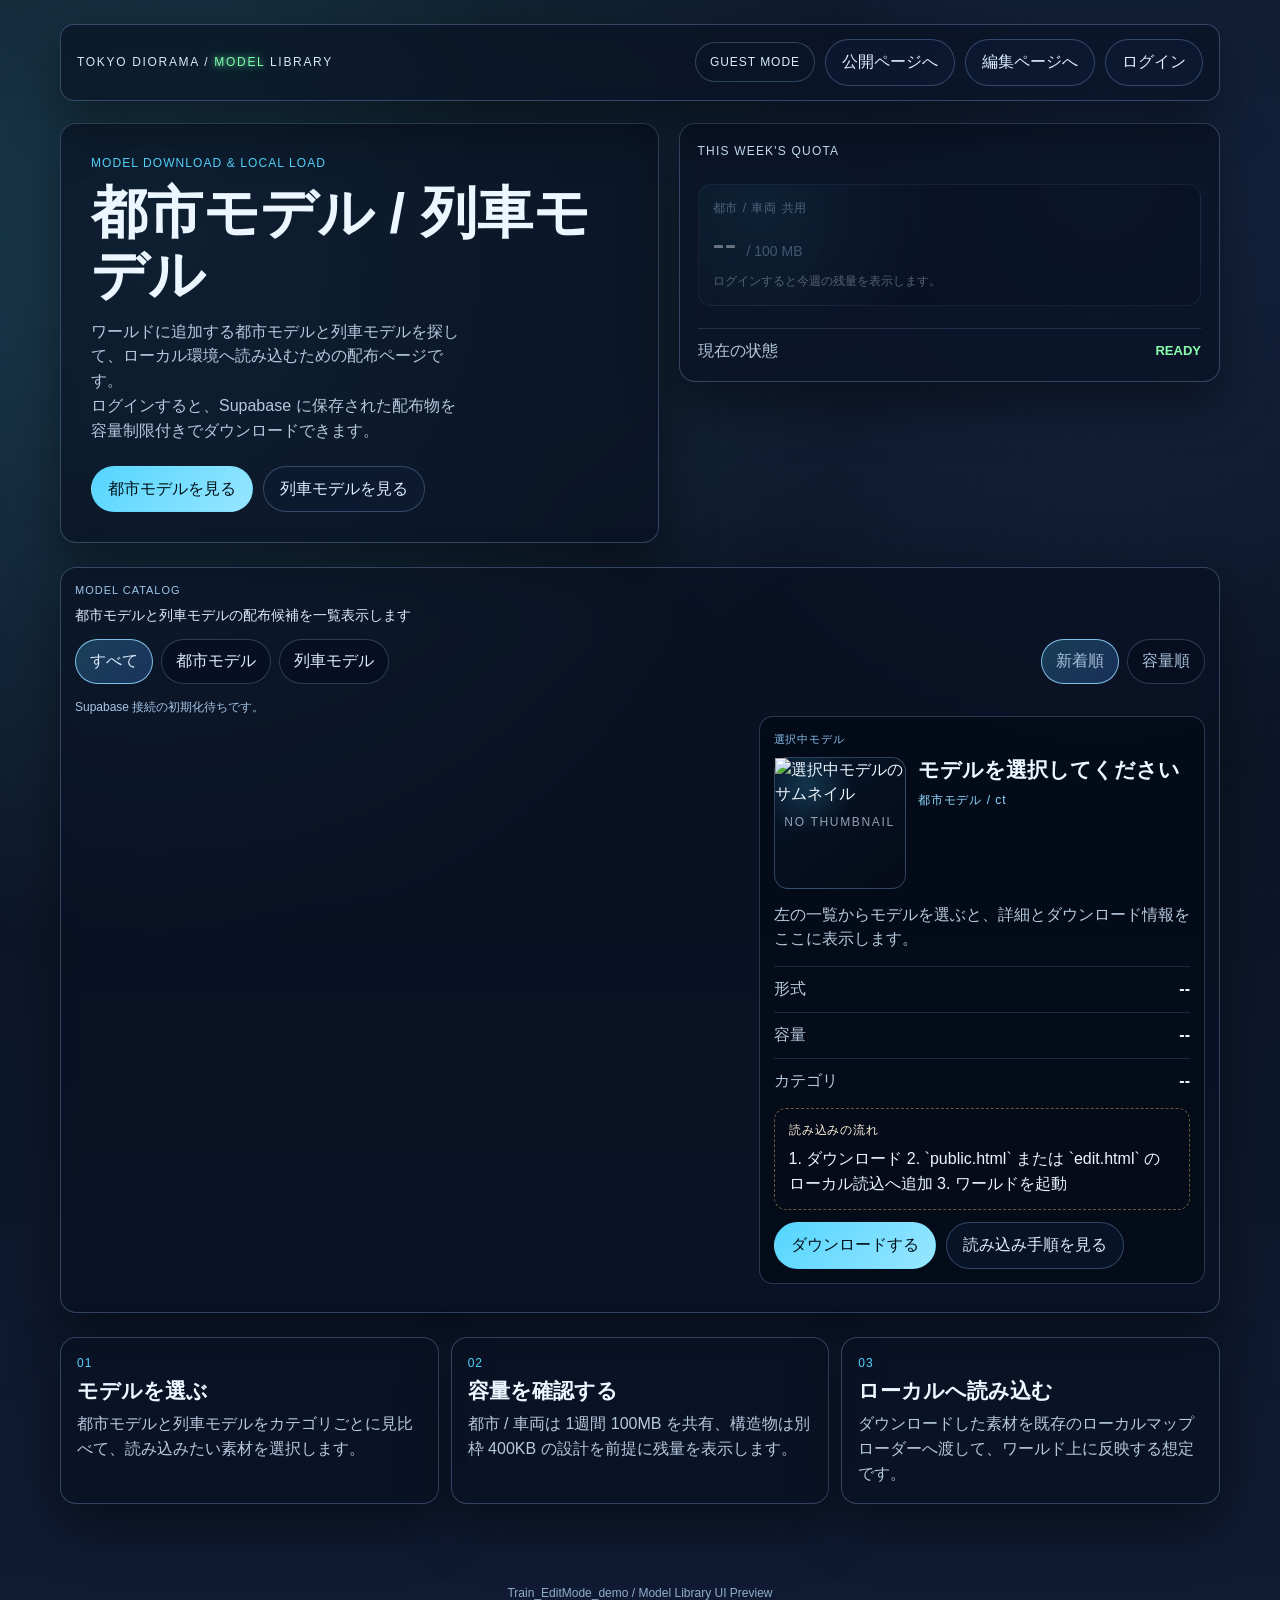
<file: docs/assets.html>
<!DOCTYPE html>
<html lang="ja">
<head>
  <meta charset="UTF-8" />
  <meta name="viewport" content="width=device-width, initial-scale=1.0" />
  <title>都市を走る鉄道模型 | Model Library</title>
  <meta name="description" content="都市モデルと列車モデルを読み込むための配布ページです。" />
  <link rel="stylesheet" href="./css/public.css" />
</head>
<body data-auth-role="assets">
  <div class="bg-noise" aria-hidden="true"></div>

  <header class="top-bar">
    <p class="brand">TOKYO DIORAMA / <span class="brand-glow-green">MODEL</span> LIBRARY</p>
    <div class="top-bar-actions">
      <span class="auth-chip" id="auth-chip">GUEST MODE</span>
      <a class="ghost-btn" href="./public.html">公開ページへ</a>
      <a class="ghost-btn" href="./edit.html">編集ページへ</a>
      <button class="ghost-btn" type="button" id="auth-toggle-btn">ログイン</button>
    </div>
  </header>

  <main class="page">
    <section class="hero asset-hero">
      <div class="hero-copy">
        <p class="eyebrow">MODEL DOWNLOAD & LOCAL LOAD</p>
        <h1>都市モデル / 列車モデル</h1>
        <p class="lead">
          ワールドに追加する都市モデルと列車モデルを探して、ローカル環境へ読み込むための配布ページです。<br>
          ログインすると、Supabase に保存された配布物を容量制限付きでダウンロードできます。
        </p>
        <div class="hero-actions">
          <button class="primary-btn" type="button" id="asset-scroll-city-btn">都市モデルを見る</button>
          <button class="ghost-btn" type="button" id="asset-scroll-train-btn">列車モデルを見る</button>
        </div>
      </div>

      <aside class="status-board asset-status-board" aria-label="今週のダウンロード残量">
        <p class="status-title">THIS WEEK'S QUOTA</p>
        <div class="quota-panel quota-panel-shared">
          <p class="quota-label">都市 / 車両 共用</p>
          <p class="quota-value" id="asset-shared-quota-value">-- <span>/ --</span></p>
          <p class="quota-note" id="asset-shared-quota-note">都市モデルと列車モデルは同じ容量を共有します。</p>
        </div>
        <div class="status-row">
          <span>現在の状態</span>
          <strong class="on" id="asset-library-status">READY</strong>
        </div>
      </aside>
    </section>

    <section class="asset-library" aria-label="モデル一覧">
      <div class="viewer-head">
        <p class="meta-label">MODEL CATALOG</p>
        <p class="meta-value">都市モデルと列車モデルの配布候補を一覧表示します</p>
      </div>

      <div class="asset-toolbar">
        <div class="asset-filter-group" role="tablist" aria-label="モデル種別">
          <button class="asset-filter-chip is-active" type="button" aria-pressed="true" data-asset-filter="all">すべて</button>
          <button class="asset-filter-chip" type="button" aria-pressed="false" data-asset-filter="ct">都市モデル</button>
          <button class="asset-filter-chip" type="button" aria-pressed="false" data-asset-filter="tr">列車モデル</button>
        </div>
        <div class="asset-filter-group" role="group" aria-label="ソート">
          <button class="asset-filter-chip is-muted is-active" type="button" data-asset-sort="newest">新着順</button>
          <button class="asset-filter-chip is-muted" type="button" data-asset-sort="size">容量順</button>
        </div>
      </div>

      <p class="viewer-list-note" id="asset-list-message" aria-live="polite"></p>
      <div class="asset-layout">
        <section class="asset-grid" aria-label="モデルカード一覧" id="asset-grid">
        </section>

        <aside class="asset-detail-panel" aria-label="選択中モデルの詳細">
          <p class="detail-label">選択中モデル</p>
          <div class="asset-detail-hero">
            <div class="asset-detail-preview">
              <img id="asset-detail-thumbnail" alt="選択中モデルのサムネイル" hidden />
              <div class="asset-detail-preview-empty" id="asset-detail-thumbnail-empty">NO THUMBNAIL</div>
            </div>
            <div>
              <h2 id="asset-detail-title">モデルを選択してください</h2>
              <p class="asset-detail-kind" id="asset-detail-kind">都市モデル / ct</p>
            </div>
          </div>
          <p class="asset-detail-copy" id="asset-detail-description">左の一覧からモデルを選ぶと、詳細とダウンロード情報をここに表示します。</p>
          <div class="asset-detail-stats">
            <div><span>形式</span><strong id="asset-detail-format">--</strong></div>
            <div><span>容量</span><strong id="asset-detail-size">--</strong></div>
            <div><span>カテゴリ</span><strong id="asset-detail-category">--</strong></div>
          </div>
          <div class="asset-detail-callout">
            <p class="asset-detail-callout-title">読み込みの流れ</p>
            <p id="asset-detail-guide">1. ダウンロード  2. `public.html` または `edit.html` のローカル読込へ追加  3. ワールドを起動</p>
          </div>
          <div class="modal-action-row">
            <button class="primary-btn download-world-btn" type="button" id="asset-download-btn" data-auth-protected>ダウンロードする</button>
            <button class="ghost-btn start-world-btn" type="button" id="asset-guide-btn">読み込み手順を見る</button>
          </div>
        </aside>
      </div>
      <div class="pagination" id="asset-pagination" aria-label="モデル一覧ページ切替"></div>
    </section>

    <section class="features" aria-label="導入ガイド">
      <article class="feature-card">
        <p class="card-num">01</p>
        <h2>モデルを選ぶ</h2>
        <p>都市モデルと列車モデルをカテゴリごとに見比べて、読み込みたい素材を選択します。</p>
      </article>
      <article class="feature-card">
        <p class="card-num">02</p>
        <h2>容量を確認する</h2>
        <p>都市 / 車両は 1週間 100MB を共有、構造物は別枠 400KB の設計を前提に残量を表示します。</p>
      </article>
      <article class="feature-card">
        <p class="card-num">03</p>
        <h2>ローカルへ読み込む</h2>
        <p>ダウンロードした素材を既存のローカルマップローダーへ渡して、ワールド上に反映する想定です。</p>
      </article>
    </section>
  </main>

  <footer class="footer">
    <p>Train_EditMode_demo / Model Library UI Preview</p>
  </footer>

  <div class="fixed-modal auth-modal" id="auth-modal" aria-hidden="true">
    <div class="fixed-modal__backdrop" data-auth-close></div>
    <section class="fixed-modal__panel auth-modal__panel" role="dialog" aria-modal="true" aria-labelledby="auth-modal-title">
      <button class="fixed-modal__close" type="button" id="auth-modal-close" aria-label="閉じる">×</button>
      <p class="detail-label">DEMO SIGN-IN</p>
      <h3 id="auth-modal-title">ログイン</h3>
      <p>Supabase Auth を利用したメールアドレス認証です。</p>
      <form class="auth-form" id="auth-form">
        <label class="auth-field">
          <span>表示名</span>
          <input id="auth-display-name" name="displayName" type="text" placeholder="demo_editor" maxlength="40" />
        </label>
        <label class="auth-field">
          <span>メールアドレス</span>
          <input id="auth-email" name="email" type="email" placeholder="editor@example.com" required />
        </label>
        <label class="auth-field">
          <span>パスワード</span>
          <input id="auth-password" name="password" type="password" placeholder="password" autocomplete="current-password" required />
        </label>
        <div class="auth-form-actions">
          <button class="primary-btn" type="submit">ログインする</button>
          <button class="ghost-btn" type="button" id="auth-signup-btn">新規登録</button>
          <button class="ghost-btn" type="button" data-auth-close>閉じる</button>
        </div>
      </form>
      <p class="auth-message" id="auth-message" hidden></p>
    </section>
  </div>

  <script type="module" src="./js/mock_auth.js"></script>
  <script type="module" src="./js/assets.js"></script>
</body>
</html>
</file>
<file: docs/css/public.css>
:root {
  --bg-1: #09101c;
  --bg-2: #101b33;
  --line: rgba(158, 198, 255, 0.28);
  --panel: rgba(8, 17, 34, 0.64);
  --text-main: #ecf6ff;
  --text-sub: #b7c9de;
  --accent: #54d5ff;
  --accent-2: #4e8eff;
  --ok: #89ffac;
  --shadow: 0 22px 54px rgba(0, 0, 0, 0.45);
}

*,
*::before,
*::after {
  box-sizing: border-box;
}

html,
body {
  margin: 0;
  min-height: 100%;
}

body {
  color: var(--text-main);
  font-family: "Hiragino Sans", "Yu Gothic", "Noto Sans JP", sans-serif;
  background:
    radial-gradient(circle at 12% 14%, rgba(84, 213, 255, 0.22), transparent 40%),
    radial-gradient(circle at 86% 10%, rgba(78, 142, 255, 0.16), transparent 34%),
    linear-gradient(180deg, var(--bg-1), var(--bg-2));
  line-height: 1.55;
}

.bg-noise {
  position: fixed;
  inset: 0;
  pointer-events: none;
  opacity: 0.17;
  background-image:
    radial-gradient(rgba(255, 255, 255, 0.2) 0.4px, transparent 0.4px),
    radial-gradient(rgba(255, 255, 255, 0.12) 0.3px, transparent 0.3px);
  background-size: 4px 4px, 3px 3px;
  background-position: 0 0, 2px 2px;
}

.top-bar {
  width: min(1160px, 92vw);
  margin: 24px auto 0;
  padding: 14px 16px;
  position: sticky;
  top: 18px;
  z-index: 1600;
  display: flex;
  justify-content: space-between;
  align-items: center;
  gap: 14px;
  border: 1px solid var(--line);
  background: var(--panel);
  backdrop-filter: blur(8px);
  border-radius: 14px;
  box-shadow: var(--shadow);
}

.top-bar-actions {
  display: flex;
  align-items: center;
  justify-content: flex-end;
  gap: 10px;
  flex-wrap: wrap;
}

.auth-chip {
  display: inline-flex;
  align-items: center;
  min-height: 40px;
  padding: 0 14px;
  border-radius: 999px;
  border: 1px solid rgba(148, 201, 255, 0.26);
  background: rgba(10, 22, 40, 0.62);
  color: #d8ecff;
  font-size: 12px;
  letter-spacing: 0.08em;
  white-space: nowrap;
}

.auth-chip[data-state="signed-in"] {
  color: #9cffb7;
  border-color: rgba(137, 255, 172, 0.32);
}

.brand {
  margin: 0;
  font-size: 12px;
  letter-spacing: 0.14em;
  color: #d6e8fb;
}

.brand-glow-green {
  color: #7effae;
  text-shadow:
    0 0 6px rgba(126, 255, 174, 0.75),
    0 0 16px rgba(126, 255, 174, 0.45),
    0 0 28px rgba(68, 255, 138, 0.32);
}

.brand-yellow {
  color: #ffd34d;
}

.page {
  width: min(1160px, 92vw);
  margin: 22px auto 80px;
  display: grid;
  gap: 24px;
}

.hero {
  display: grid;
  grid-template-columns: 1.2fr 0.8fr;
  gap: 20px;
  align-items: start;
}

.hero-copy,
.status-board,
.viewer-area,
.feature-card {
  border: 1px solid var(--line);
  border-radius: 16px;
  background: var(--panel);
  backdrop-filter: blur(8px);
  box-shadow: var(--shadow);
}

.hero-copy {
  padding: clamp(18px, 3vw, 30px);
}

.eyebrow {
  margin: 0 0 10px;
  color: var(--accent);
  letter-spacing: 0.09em;
  font-size: 12px;
}

h1 {
  margin: 0;
  font-size: clamp(30px, 5.6vw, 56px);
  line-height: 1.1;
}

.lead {
  margin: 14px 0 0;
  color: var(--text-sub);
  max-width: 42ch;
}

.hero-actions {
  margin-top: 22px;
  display: flex;
  gap: 10px;
  flex-wrap: wrap;
}

.floating-features-shortcut {
  display: none;
  position: fixed;
  top: 24px;
  right: 24px;
  z-index: 1400;
  white-space: nowrap;
  box-shadow: 0 18px 38px rgba(0, 0, 0, 0.34);
}

.floating-features-shortcut.is-visible {
  display: inline-flex;
}

.features-guide-active {
  border-color: rgba(135, 226, 255, 0.88);
  box-shadow:
    0 0 0 1px rgba(135, 226, 255, 0.34) inset,
    0 0 0 10px rgba(84, 213, 255, 0.08),
    var(--shadow);
}

.features-guide-active.status-board,
.features-guide-active.feature-card,
.features-guide-active.features {
  animation: guidePulse 1.6s ease-in-out 3;
}

@keyframes guidePulse {
  0%,
  100% {
    box-shadow:
      0 0 0 1px rgba(135, 226, 255, 0.28) inset,
      0 0 0 0 rgba(84, 213, 255, 0.12),
      var(--shadow);
  }
  50% {
    box-shadow:
      0 0 0 1px rgba(135, 226, 255, 0.52) inset,
      0 0 0 12px rgba(84, 213, 255, 0.12),
      var(--shadow);
  }
}

button,
a {
  color: inherit;
  font: inherit;
}

.primary-btn,
.ghost-btn {
  text-decoration: none;
  border-radius: 999px;
  padding: 10px 16px;
  border: 1px solid transparent;
  cursor: pointer;
  transition: transform 140ms ease, filter 140ms ease, border-color 140ms ease, background 140ms ease;
}

.primary-btn {
  color: #00111a;
  background: linear-gradient(135deg, var(--accent), #98e6ff);
}

.ghost-btn {
  border-color: var(--line);
  background: rgba(13, 27, 52, 0.56);
  color: #deedff;
}

.primary-btn:hover,
.ghost-btn:hover {
  transform: translateY(-1px);
  filter: brightness(1.06);
}

.status-board {
  padding: 18px;
}

.status-title {
  margin: 0 0 12px;
  font-size: 12px;
  letter-spacing: 0.1em;
  color: #d0e8ff;
}

.status-row {
  display: flex;
  justify-content: space-between;
  align-items: center;
  border-top: 1px solid rgba(150, 190, 255, 0.16);
  padding-top: 10px;
  margin-top: 10px;
  color: var(--text-sub);
}

.status-row[hidden] {
  display: none !important;
}

.status-row strong {
  color: var(--text-main);
  font-size: 13px;
  overflow-wrap: anywhere;
}

.status-row .on {
  color: var(--ok);
}

.viewer-area {
  padding: 14px;
  display: block;
}

.viewer-area[hidden] {
  display: none !important;
}

.temp-area {
  position: relative;
  border-style: dashed;
  border-color: rgba(255, 182, 93, 0.9);
  background:
    linear-gradient(180deg, rgba(36, 21, 8, 0.35), rgba(16, 10, 3, 0.45)),
    var(--panel);
}

.temp-ribbon {
  margin: 0 0 10px;
  padding: 7px 10px;
  border-radius: 8px;
  color: #201200;
  font-size: 11px;
  font-weight: 800;
  letter-spacing: 0.09em;
  background: repeating-linear-gradient(
    -45deg,
    #ffd24d 0 12px,
    #282828 12px 24px
  );
}

.viewer-head {
  margin-bottom: 12px;
}

.map-grid {
  display: grid;
  grid-template-columns: repeat(3, minmax(0, 1fr));
  gap: 12px;
  padding-top: 2px;
}

.map-grid.single {
  grid-template-columns: minmax(0, 1fr);
}

.viewer-auth-locked {
  border-style: dashed;
  border-color: rgba(255, 214, 127, 0.72);
  background:
    linear-gradient(180deg, rgba(32, 22, 5, 0.35), rgba(11, 10, 7, 0.45)),
    var(--panel);
}

.viewer-locked-panel {
  padding: 16px;
  border-radius: 14px;
  border: 1px dashed rgba(255, 214, 127, 0.42);
  background: rgba(8, 13, 24, 0.5);
}

.viewer-locked-title {
  margin: 0;
  color: #ffeab7;
  font-size: 18px;
}

.viewer-locked-copy {
  margin: 10px 0 0;
  color: #ddcda7;
}

.map-card {
  border: 1px solid rgba(154, 196, 255, 0.2);
  border-radius: 14px;
  background: rgba(5, 13, 29, 0.52);
  padding: 10px;
  cursor: pointer;
  transition: border-color 140ms ease, transform 140ms ease, background 140ms ease;
}

.map-card:hover {
  transform: translateY(-2px);
  border-color: rgba(142, 214, 255, 0.55);
  box-shadow: 0 14px 28px rgba(0, 0, 0, 0.24);
}

.map-card:focus-visible {
  outline: 2px solid rgba(147, 220, 255, 0.85);
  outline-offset: 2px;
}

.map-card.is-active {
  border-color: rgba(144, 216, 255, 0.85);
  background: linear-gradient(165deg, rgba(24, 49, 80, 0.62), rgba(7, 15, 30, 0.7));
  box-shadow: 0 0 0 1px rgba(144, 216, 255, 0.32) inset;
}

.map-preview {
  position: relative;
  overflow: hidden;
  border-radius: 12px;
  min-height: 190px;
  border: 1px solid rgba(160, 205, 255, 0.28);
  background:
    linear-gradient(180deg, rgba(8, 22, 44, 0.38), rgba(3, 8, 18, 0.82)),
    url("../textures/test_station.jpg") center / cover no-repeat;
}

.map-preview img {
  position: absolute;
  inset: 0;
  width: 100%;
  height: 100%;
  object-fit: cover;
  display: block;
  z-index: 0;
}

.map-preview::after {
  content: "";
  position: absolute;
  inset: 0;
  z-index: 1;
  background: radial-gradient(circle at 55% 24%, rgba(133, 234, 255, 0.28), transparent 44%);
}

.map-a .map-preview::before,
.map-b .map-preview::before,
.map-c .map-preview::before,
.map-d .map-preview::before,
.map-e .map-preview::before {
  content: "";
  position: absolute;
  inset: 0;
  z-index: 1;
}

.map-a .map-preview::before { background: linear-gradient(135deg, rgba(84, 213, 255, 0.18), transparent 46%); }
.map-b .map-preview::before { background: linear-gradient(135deg, rgba(255, 199, 84, 0.16), transparent 46%); }
.map-c .map-preview::before { background: linear-gradient(135deg, rgba(147, 255, 173, 0.16), transparent 46%); }
.map-d .map-preview::before { background: linear-gradient(135deg, rgba(255, 145, 122, 0.16), transparent 46%); }
.map-e .map-preview::before { background: linear-gradient(135deg, rgba(166, 133, 255, 0.2), transparent 46%); }
.map-s .map-preview::before { background: linear-gradient(135deg, rgba(255, 120, 120, 0.22), transparent 46%); }

.map-s {
  border-color: rgba(255, 190, 117, 0.75);
}

.temp-stamp {
  position: absolute;
  right: 10px;
  top: 10px;
  margin: 0;
  padding: 6px 10px;
  border: 2px solid rgba(255, 106, 106, 0.95);
  color: #ff7f7f;
  font-size: 11px;
  font-weight: 800;
  letter-spacing: 0.08em;
  background: rgba(29, 7, 7, 0.7);
  border-radius: 6px;
  transform: rotate(-6deg);
  z-index: 2;
}

.viewer-overlay {
  display: none;
}

.map-meta {
  margin-top: 8px;
}

.map-title {
  margin: 0;
  font-size: 14px;
  color: #e7f4ff;
}

.map-tags {
  margin: 4px 0 0;
  font-size: 12px;
  color: #9fc3e5;
}

.viewer-list-note {
  margin: 14px 0 0;
  min-height: 1.4em;
  font-size: 12px;
  color: #a6c4e5;
}

.pagination {
  margin-top: 14px;
  display: flex;
  gap: 8px;
  flex-wrap: wrap;
}

.pagination button {
  min-width: 42px;
  padding: 8px 12px;
  border-radius: 999px;
  border: 1px solid rgba(154, 196, 255, 0.24);
  background: rgba(5, 13, 29, 0.52);
  color: #ddecff;
  cursor: pointer;
}

.pagination button.is-active {
  border-color: rgba(144, 216, 255, 0.85);
  background: linear-gradient(135deg, rgba(84, 213, 255, 0.22), rgba(78, 142, 255, 0.24));
}

.pagination button:disabled {
  cursor: default;
  opacity: 0.5;
}

.map-detail {
  margin-top: 12px;
  border: 1px solid rgba(154, 196, 255, 0.24);
  border-radius: 12px;
  background: rgba(4, 10, 22, 0.68);
  padding: 14px;
}

.map-detail h3 {
  margin: 6px 0 0;
  font-size: 24px;
}

.map-detail p {
  margin: 8px 0 0;
  color: #bad1e8;
}

.fixed-modal {
  position: fixed;
  inset: 0;
  display: none;
  z-index: 3000;
}

.fixed-modal.is-open {
  display: block;
}

.fixed-modal__backdrop {
  position: absolute;
  inset: 0;
  background: rgba(3, 9, 19, 0.72);
  backdrop-filter: blur(2px);
}

.fixed-modal__panel {
  position: absolute;
  left: 50%;
  top: 50%;
  transform: translate(-50%, -50%);
  width: min(92vw, 760px);
  border: 1px solid rgba(154, 196, 255, 0.34);
  border-radius: 14px;
  background: linear-gradient(180deg, rgba(9, 20, 38, 0.98), rgba(7, 15, 29, 0.98));
  box-shadow: 0 28px 70px rgba(0, 0, 0, 0.52);
  padding: 16px;
}

.fixed-modal__panel h3 {
  margin: 6px 0 0;
  font-size: 24px;
}

.fixed-modal__panel p {
  margin: 8px 0 0;
  color: #bad1e8;
}

.auth-modal__panel {
  max-width: min(92vw, 460px);
}

.auth-form {
  margin-top: 16px;
  display: grid;
  gap: 12px;
}

.auth-field {
  display: grid;
  gap: 6px;
  color: #d7eaff;
  font-size: 12px;
}

.auth-field input {
  width: 100%;
  border: 1px solid rgba(152, 200, 255, 0.32);
  border-radius: 10px;
  background: rgba(4, 11, 22, 0.78);
  color: #e8f6ff;
  padding: 10px 12px;
  font-size: 14px;
}

.auth-form-actions {
  display: flex;
  gap: 10px;
  flex-wrap: wrap;
}

.auth-message {
  margin: 12px 0 0;
  min-height: 1.4em;
  font-size: 12px;
  color: #9cffb7;
}

.auth-message[data-type="error"] {
  color: #ff9d9d;
}

.fixed-modal__close {
  position: absolute;
  right: 10px;
  top: 10px;
  width: 32px;
  height: 32px;
  border-radius: 8px;
  border: 1px solid rgba(155, 197, 255, 0.36);
  background: rgba(12, 26, 52, 0.82);
  color: #eaf5ff;
  font-size: 20px;
  line-height: 1;
  cursor: pointer;
}

.modal-preview-panel {
  margin-top: 12px;
  aspect-ratio: 16 / 9;
  border-radius: 14px;
  overflow: hidden;
  border: 1px solid rgba(154, 196, 255, 0.24);
  background:
    linear-gradient(180deg, rgba(8, 16, 32, 0.96), rgba(7, 13, 24, 0.96)),
    radial-gradient(circle at 18% 18%, rgba(84, 213, 255, 0.18), transparent 38%);
}

.modal-preview-image {
  width: 100%;
  height: 100%;
  object-fit: cover;
  display: block;
}

.modal-preview-empty {
  width: 100%;
  height: 100%;
  display: grid;
  place-items: center;
  color: rgba(213, 229, 248, 0.68);
  letter-spacing: 0.14em;
  font-size: 12px;
}

.modal-copy {
  margin-top: 14px;
}

.modal-meta-line {
  margin: 10px 0 0;
  color: #8fd8ff;
  font-size: 12px;
  letter-spacing: 0.08em;
}

.overlay-head {
  margin: 0;
  color: #d6f2ff;
  font-weight: 700;
  letter-spacing: 0.06em;
}

.overlay-sub {
  margin: 6px 0 0;
  color: #b8cee5;
  font-size: 13px;
}

.meta-label {
  margin: 0;
  font-size: 11px;
  letter-spacing: 0.09em;
  color: #9ec6ea;
}

.meta-value {
  margin: 6px 0 0;
  color: #deecfa;
  font-size: 14px;
}

.features {
  display: grid;
  grid-template-columns: repeat(3, minmax(0, 1fr));
  gap: 12px;
}

.features.is-collapsed {
  display: none;
}

.editor-lab {
  border: 1px solid var(--line);
  border-radius: 16px;
  background: var(--panel);
  backdrop-filter: blur(8px);
  box-shadow: var(--shadow);
  padding: 14px;
}

.edit-grid {
  display: grid;
  grid-template-columns: repeat(3, minmax(0, 1fr));
  gap: 12px;
}

.edit-slot {
  border: 1px solid rgba(154, 196, 255, 0.28);
  border-radius: 12px;
  background: rgba(5, 13, 29, 0.55);
  text-align: left;
  padding: 12px;
  display: grid;
  gap: 6px;
  color: #dcecff;
}

.slot-thumb {
  position: relative;
  display: block;
  width: 100%;
  aspect-ratio: 16 / 9;
  border-radius: 10px;
  overflow: hidden;
  background:
    linear-gradient(160deg, rgba(18, 31, 54, 0.9), rgba(7, 14, 28, 0.94)),
    radial-gradient(circle at 20% 20%, rgba(84, 213, 255, 0.2), transparent 44%);
  border: 1px solid rgba(151, 194, 255, 0.18);
}

.slot-thumb::after {
  content: "NO THUMB";
  position: absolute;
  inset: auto 10px 8px auto;
  font-size: 10px;
  letter-spacing: 0.08em;
  color: rgba(210, 230, 255, 0.62);
}

.slot-thumb img {
  width: 100%;
  height: 100%;
  object-fit: cover;
  display: block;
}

.slot-thumb:has(img:not([hidden]))::after {
  display: none;
}

.edit-slot strong {
  font-size: 17px;
}

.edit-slot span {
  font-size: 12px;
  color: #9ec0df;
}

.edit-slot .slot-private {
  color: #ff5d5d;
  font-weight: 700;
}

.edit-slot .slot-private.is-published {
  color: #86efac;
}

.edit-slot .slot-id {
  font-size: 11px;
  letter-spacing: 0.08em;
  color: #70baf7;
}

.edit-slot.is-active {
  border-color: rgba(143, 220, 255, 0.75);
  background: linear-gradient(160deg, rgba(38, 77, 124, 0.55), rgba(6, 16, 32, 0.72));
  box-shadow: 0 0 0 1px rgba(143, 220, 255, 0.35) inset;
}

.edit-detail {
  margin-top: 12px;
  border: 1px solid rgba(154, 196, 255, 0.24);
  border-radius: 12px;
  background: rgba(4, 10, 22, 0.68);
  padding: 14px;
}

.detail-label {
  margin: 0;
  font-size: 11px;
  letter-spacing: 0.08em;
  color: #84bde9;
}

.edit-detail h3 {
  margin: 6px 0 0;
  font-size: 24px;
}

.edit-detail p {
  margin: 8px 0 0;
  color: #bad1e8;
}

.detail-thumbnail-panel {
  margin-top: 12px;
  width: min(100%, 420px);
  aspect-ratio: 16 / 9;
  border-radius: 14px;
  overflow: hidden;
  border: 1px solid rgba(152, 196, 255, 0.24);
  background:
    linear-gradient(180deg, rgba(8, 16, 32, 0.96), rgba(7, 13, 24, 0.96)),
    radial-gradient(circle at 18% 18%, rgba(84, 213, 255, 0.18), transparent 38%);
}

.detail-thumbnail-panel img {
  width: 100%;
  height: 100%;
  object-fit: cover;
  display: block;
}

.detail-thumbnail-empty {
  width: 100%;
  height: 100%;
  display: grid;
  place-items: center;
  color: rgba(213, 229, 248, 0.68);
  letter-spacing: 0.08em;
  font-size: 12px;
}

.detail-private {
  color: #ff6b6b;
  font-weight: 700;
}

.detail-private.is-published {
  color: #86efac;
}

.start-world-btn {
  display: inline-flex;
  margin-top: 12px;
}

.modal-action-row {
  margin-top: 12px;
  display: flex;
  gap: 10px;
  flex-wrap: wrap;
}

.modal-action-row .start-world-btn,
.modal-action-row .download-world-btn {
  margin-top: 0;
}


.detail-title-row {
  margin-top: 6px;
  display: flex;
  align-items: center;
  gap: 8px;
}

.detail-title-row h3 {
  margin: 0;
}

.icon-btn {
  width: 34px;
  height: 34px;
  border-radius: 999px;
  border: 1px solid rgba(155, 197, 255, 0.45);
  background: rgba(12, 26, 52, 0.82);
  color: #eaf5ff;
  cursor: pointer;
  line-height: 1;
  font-size: 17px;
}

.detail-title-input {
  margin-top: 8px;
  width: 100%;
  border: 1px solid rgba(152, 200, 255, 0.32);
  border-radius: 10px;
  background: rgba(4, 11, 22, 0.78);
  color: #e8f6ff;
  padding: 9px 10px;
  font-size: 15px;
}

.edit-action-row {
  display: flex;
  gap: 10px;
  flex-wrap: wrap;
  align-items: center;
}

.publish-btn {
  margin-top: 12px;
}

.edit-save-note {
  margin: 10px 0 0;
  font-size: 12px;
  color: #99f1b4;
  min-height: 1.4em;
}

.edit-save-note[data-type="error"] {
  color: #ff9d9d;
}
.feature-card {
  padding: 16px;
}

.card-num {
  margin: 0 0 6px;
  color: var(--accent);
  font-size: 12px;
  letter-spacing: 0.08em;
}

h2 {
  margin: 0;
  font-size: 21px;
  line-height: 1.25;
}

.feature-card p:last-child {
  margin: 8px 0 0;
  color: var(--text-sub);
}

.asset-hero {
  grid-template-columns: 1.05fr 0.95fr;
}

.asset-status-board {
  display: grid;
  gap: 12px;
}

.asset-quota-grid {
  display: grid;
  grid-template-columns: repeat(2, minmax(0, 1fr));
  gap: 12px;
}

.quota-panel {
  padding: 14px;
  border-radius: 14px;
  border: 1px solid rgba(154, 196, 255, 0.2);
  background: rgba(6, 15, 31, 0.66);
  opacity: 0.42;
  transition: opacity 140ms ease, transform 140ms ease, border-color 140ms ease, box-shadow 140ms ease;
}

.quota-panel-shared {
  background:
    radial-gradient(circle at 12% 18%, rgba(84, 213, 255, 0.16), transparent 38%),
    rgba(6, 15, 31, 0.72);
}

.quota-panel-structure {
  background:
    radial-gradient(circle at 12% 18%, rgba(255, 205, 112, 0.14), transparent 38%),
    rgba(25, 15, 8, 0.58);
}

.quota-panel.is-active {
  opacity: 1;
  border-color: rgba(144, 216, 255, 0.65);
  box-shadow: 0 12px 26px rgba(0, 0, 0, 0.2);
}

.quota-label {
  margin: 0;
  font-size: 12px;
  letter-spacing: 0.08em;
  color: #a9cff1;
}

.quota-value {
  margin: 8px 0 0;
  font-size: clamp(26px, 4vw, 36px);
  line-height: 1;
  color: #eff7ff;
}

.quota-value span {
  color: #8eb4d7;
  font-size: 14px;
}

.quota-note {
  margin: 10px 0 0;
  color: var(--text-sub);
  font-size: 12px;
}

.asset-library {
  border: 1px solid var(--line);
  border-radius: 16px;
  background: var(--panel);
  backdrop-filter: blur(8px);
  box-shadow: var(--shadow);
  padding: 14px;
}

.asset-toolbar {
  display: flex;
  justify-content: space-between;
  gap: 12px;
  flex-wrap: wrap;
  margin-bottom: 14px;
}

.asset-filter-group {
  display: flex;
  gap: 8px;
  flex-wrap: wrap;
}

.asset-filter-chip {
  padding: 9px 14px;
  border-radius: 999px;
  border: 1px solid rgba(154, 196, 255, 0.24);
  background: rgba(5, 13, 29, 0.52);
  color: #ddecff;
  cursor: pointer;
  transition: opacity 140ms ease, transform 140ms ease, border-color 140ms ease, background 140ms ease;
}

.asset-filter-chip.is-active {
  border-color: rgba(144, 216, 255, 0.85);
  background: linear-gradient(135deg, rgba(84, 213, 255, 0.22), rgba(78, 142, 255, 0.24));
}

.asset-filter-chip[data-library-asset] {
  opacity: 0.48;
}

.asset-filter-chip[data-library-asset]:hover {
  opacity: 0.78;
}

.asset-filter-chip[data-library-asset].is-active {
  opacity: 1;
}

.asset-filter-chip.is-muted {
  color: #aac2db;
}

.asset-layout {
  display: grid;
  grid-template-columns: 1.2fr 0.8fr;
  gap: 14px;
}

.asset-grid {
  display: grid;
  grid-template-columns: repeat(2, minmax(0, 1fr));
  gap: 12px;
}

.asset-card {
  border: 1px solid rgba(154, 196, 255, 0.2);
  border-radius: 16px;
  background: rgba(5, 13, 29, 0.52);
  padding: 10px;
  display: grid;
  gap: 10px;
}

.asset-card-preview {
  position: relative;
  min-height: 190px;
  border-radius: 12px;
  overflow: hidden;
  border: 1px solid rgba(160, 205, 255, 0.28);
  background:
    radial-gradient(circle at 22% 18%, rgba(84, 213, 255, 0.18), transparent 34%),
    linear-gradient(145deg, rgba(6, 22, 44, 0.9), rgba(6, 12, 24, 0.92));
}

.asset-card-preview img {
  position: absolute;
  inset: 0;
  width: 100%;
  height: 100%;
  object-fit: cover;
  display: block;
  z-index: 0;
}

.asset-card-preview::before {
  content: "";
  position: absolute;
  inset: 0;
  background:
    linear-gradient(135deg, rgba(120, 188, 255, 0.08), transparent 45%),
    radial-gradient(circle at 78% 68%, rgba(255, 255, 255, 0.06), transparent 22%);
}

.asset-card-preview-alt {
  background:
    radial-gradient(circle at 25% 20%, rgba(255, 205, 112, 0.16), transparent 34%),
    linear-gradient(145deg, rgba(40, 27, 8, 0.86), rgba(11, 13, 22, 0.92));
}

.asset-card-preview-train {
  background:
    radial-gradient(circle at 22% 18%, rgba(147, 255, 173, 0.14), transparent 34%),
    linear-gradient(145deg, rgba(7, 22, 19, 0.88), rgba(7, 12, 24, 0.92));
}

.asset-card-preview-train-alt {
  background:
    radial-gradient(circle at 22% 18%, rgba(255, 136, 113, 0.18), transparent 34%),
    linear-gradient(145deg, rgba(36, 15, 13, 0.88), rgba(7, 12, 24, 0.92));
}

.asset-card-badge {
  position: absolute;
  left: 12px;
  top: 12px;
  z-index: 1;
  padding: 6px 10px;
  border-radius: 999px;
  border: 1px solid rgba(171, 213, 255, 0.32);
  background: rgba(4, 11, 22, 0.72);
  color: #d8eaff;
  font-size: 11px;
  letter-spacing: 0.08em;
  z-index: 1;
}

.asset-card-copy {
  display: grid;
  gap: 8px;
}

.asset-card-title {
  margin: 0;
  font-size: 18px;
  color: #e8f5ff;
}

.asset-card-desc {
  margin: 0;
  color: var(--text-sub);
  font-size: 13px;
}

.asset-card-meta {
  display: flex;
  gap: 8px;
  flex-wrap: wrap;
}

.asset-card-meta span {
  padding: 5px 9px;
  border-radius: 999px;
  border: 1px solid rgba(154, 196, 255, 0.18);
  background: rgba(11, 23, 42, 0.62);
  color: #cfe5fb;
  font-size: 11px;
}

.asset-detail-panel {
  border: 1px solid rgba(154, 196, 255, 0.24);
  border-radius: 14px;
  background: rgba(4, 10, 22, 0.68);
  padding: 14px;
}

.asset-detail-hero {
  margin-top: 8px;
  display: grid;
  grid-template-columns: 132px minmax(0, 1fr);
  gap: 12px;
  align-items: start;
}

.asset-detail-preview {
  position: relative;
  width: 100%;
  aspect-ratio: 1;
  border-radius: 14px;
  border: 1px solid rgba(160, 205, 255, 0.28);
  background:
    radial-gradient(circle at 24% 22%, rgba(84, 213, 255, 0.18), transparent 34%),
    linear-gradient(145deg, rgba(6, 22, 44, 0.9), rgba(6, 12, 24, 0.92));
}

.asset-detail-preview img {
  width: 100%;
  height: 100%;
  object-fit: cover;
  display: block;
}

.asset-detail-preview-empty {
  position: absolute;
  inset: 0;
  display: grid;
  place-items: center;
  color: rgba(213, 229, 248, 0.68);
  letter-spacing: 0.14em;
  font-size: 12px;
}

.asset-detail-panel h2 {
  margin: 0;
}

.asset-detail-kind {
  margin: 8px 0 0;
  color: #8fd8ff;
  font-size: 12px;
  letter-spacing: 0.08em;
}

.asset-detail-copy {
  margin: 14px 0 0;
  color: var(--text-sub);
}

.asset-detail-stats {
  margin-top: 14px;
  display: grid;
  gap: 10px;
}

.asset-detail-stats div {
  display: flex;
  justify-content: space-between;
  gap: 12px;
  padding-top: 10px;
  border-top: 1px solid rgba(150, 190, 255, 0.16);
  color: var(--text-sub);
}

.asset-detail-stats strong {
  color: var(--text-main);
}

.asset-detail-callout {
  margin-top: 14px;
  padding: 12px 14px;
  border-radius: 12px;
  border: 1px dashed rgba(255, 189, 110, 0.42);
  background: rgba(8, 13, 24, 0.42);
}

.asset-detail-callout-title {
  margin: 0;
  color: #fff0da;
  font-size: 12px;
  letter-spacing: 0.08em;
}

.asset-detail-callout p:last-child {
  margin: 8px 0 0;
}

.admin-hero {
  grid-template-columns: 1.1fr 0.9fr;
}

.admin-status-board {
  display: grid;
  gap: 8px;
}

.admin-dashboard {
  border: 1px solid var(--line);
  border-radius: 16px;
  background: var(--panel);
  backdrop-filter: blur(8px);
  box-shadow: var(--shadow);
  padding: 14px;
}

.admin-layout {
  display: grid;
  grid-template-columns: 0.95fr 1.05fr;
  gap: 14px;
}

.admin-editor-panel,
.admin-list-panel {
  border: 1px solid rgba(154, 196, 255, 0.24);
  border-radius: 14px;
  background: rgba(4, 10, 22, 0.68);
  padding: 14px;
}

.admin-form-grid {
  margin-top: 10px;
  display: grid;
  grid-template-columns: repeat(2, minmax(0, 1fr));
  gap: 12px;
}

.admin-form-field {
  display: grid;
  gap: 6px;
  color: #d7eaff;
  font-size: 12px;
}

.admin-form-field-wide {
  grid-column: 1 / -1;
}

.admin-form-field input,
.admin-form-field select,
.admin-form-field textarea {
  width: 100%;
  border: 1px solid rgba(152, 200, 255, 0.32);
  border-radius: 10px;
  background: rgba(4, 11, 22, 0.78);
  color: #e8f6ff;
  padding: 10px 12px;
  font-size: 14px;
}

.admin-upload-box {
  border: 1px dashed rgba(255, 189, 110, 0.42);
  border-radius: 14px;
  padding: 18px;
  background: rgba(8, 13, 24, 0.42);
}

.admin-upload-title {
  margin: 0;
  color: #fff0da;
  font-size: 13px;
  letter-spacing: 0.08em;
}

.admin-upload-copy {
  margin: 8px 0 0;
  color: var(--text-sub);
  font-size: 12px;
}

.admin-list-head {
  display: flex;
  justify-content: space-between;
  gap: 10px;
  align-items: center;
  flex-wrap: wrap;
}

.admin-table {
  margin-top: 12px;
  display: grid;
  gap: 10px;
}

.admin-table-row {
  display: grid;
  grid-template-columns: 1.4fr 0.5fr 0.7fr 0.6fr 1fr;
  gap: 10px;
  align-items: center;
  padding: 12px;
  border-radius: 12px;
  border: 1px solid rgba(154, 196, 255, 0.16);
  background: rgba(5, 13, 29, 0.46);
  color: #d9ebfe;
  font-size: 13px;
}

.admin-table-head {
  background: rgba(9, 21, 40, 0.76);
  color: #8fd8ff;
  font-size: 11px;
  letter-spacing: 0.08em;
  text-transform: uppercase;
}

.admin-actions {
  display: flex;
  gap: 8px;
  flex-wrap: wrap;
}

.admin-status {
  display: inline-flex;
  width: fit-content;
  padding: 4px 8px;
  border-radius: 999px;
  border: 1px solid rgba(154, 196, 255, 0.18);
  background: rgba(11, 23, 42, 0.62);
}

.admin-status.published {
  color: #9cffb7;
  border-color: rgba(137, 255, 172, 0.32);
}

.admin-status.draft {
  color: #ffd38d;
  border-color: rgba(255, 211, 141, 0.28);
}

.footer {
  width: min(1160px, 92vw);
  margin: 0 auto 24px;
  text-align: center;
  color: #90aecb;
  font-size: 12px;
}

@media (max-width: 920px) {
  .hero {
    grid-template-columns: 1fr;
  }

  .features {
    grid-template-columns: 1fr;
  }

  .edit-grid {
    grid-template-columns: 1fr;
  }

  .map-grid {
    grid-template-columns: repeat(2, minmax(0, 1fr));
  }

  .asset-hero,
  .asset-layout,
  .asset-quota-grid,
  .admin-hero,
  .admin-layout {
    grid-template-columns: 1fr;
  }

  .asset-grid {
    grid-template-columns: 1fr;
  }

  .admin-form-grid {
    grid-template-columns: 1fr;
  }

  .admin-table-row {
    grid-template-columns: 1fr;
  }

  .floating-features-shortcut {
    top: 16px;
    right: 16px;
  }
}

.local-map-panel {
  margin-top: 12px;
  padding-top: 12px;
  border-top: 1px solid rgba(150, 190, 255, 0.16);
}

.local-map-file-input {
  display: none;
}

.status-row-btn {
  flex: 0 0 auto;
  min-width: 88px;
  text-align: center;
  padding: 8px 12px;
  font-size: 12px;
}

.local-map-action-row {
  display: grid;
  grid-template-columns: repeat(auto-fit, minmax(140px, 1fr));
  gap: 10px;
}

.local-map-action-btn {
  width: 100%;
  justify-content: center;
}

.local-map-comment {
  margin: 10px 0 0;
  font-size: 12px;
  color: #b5cce3;
  min-height: 1.4em;
}

.local-map-comment[data-type="error"] {
  color: #ff9d9d;
}

.local-map-comment[data-type="success"] {
  color: #99f1b4;
}

.is-disabled {
  opacity: 0.56;
  filter: saturate(0.62);
}

button:disabled {
  opacity: 0.6;
  cursor: not-allowed;
}

@media (max-width: 640px) {
  .top-bar {
    top: 10px;
    width: min(94vw, 1160px);
  }

  .page {
    width: min(94vw, 1160px);
  }

  .map-grid {
    grid-template-columns: 1fr;
  }

  .asset-detail-hero {
    grid-template-columns: 1fr;
  }

  .local-map-action-row {
    grid-template-columns: 1fr;
  }

  .fixed-modal__panel {
    width: min(94vw, 760px);
    padding: 14px;
  }

  .modal-action-row {
    flex-direction: column;
  }

  .modal-action-row .start-world-btn,
  .modal-action-row .download-world-btn,
  .edit-action-row > * {
    width: 100%;
    justify-content: center;
  }
}
</file>
